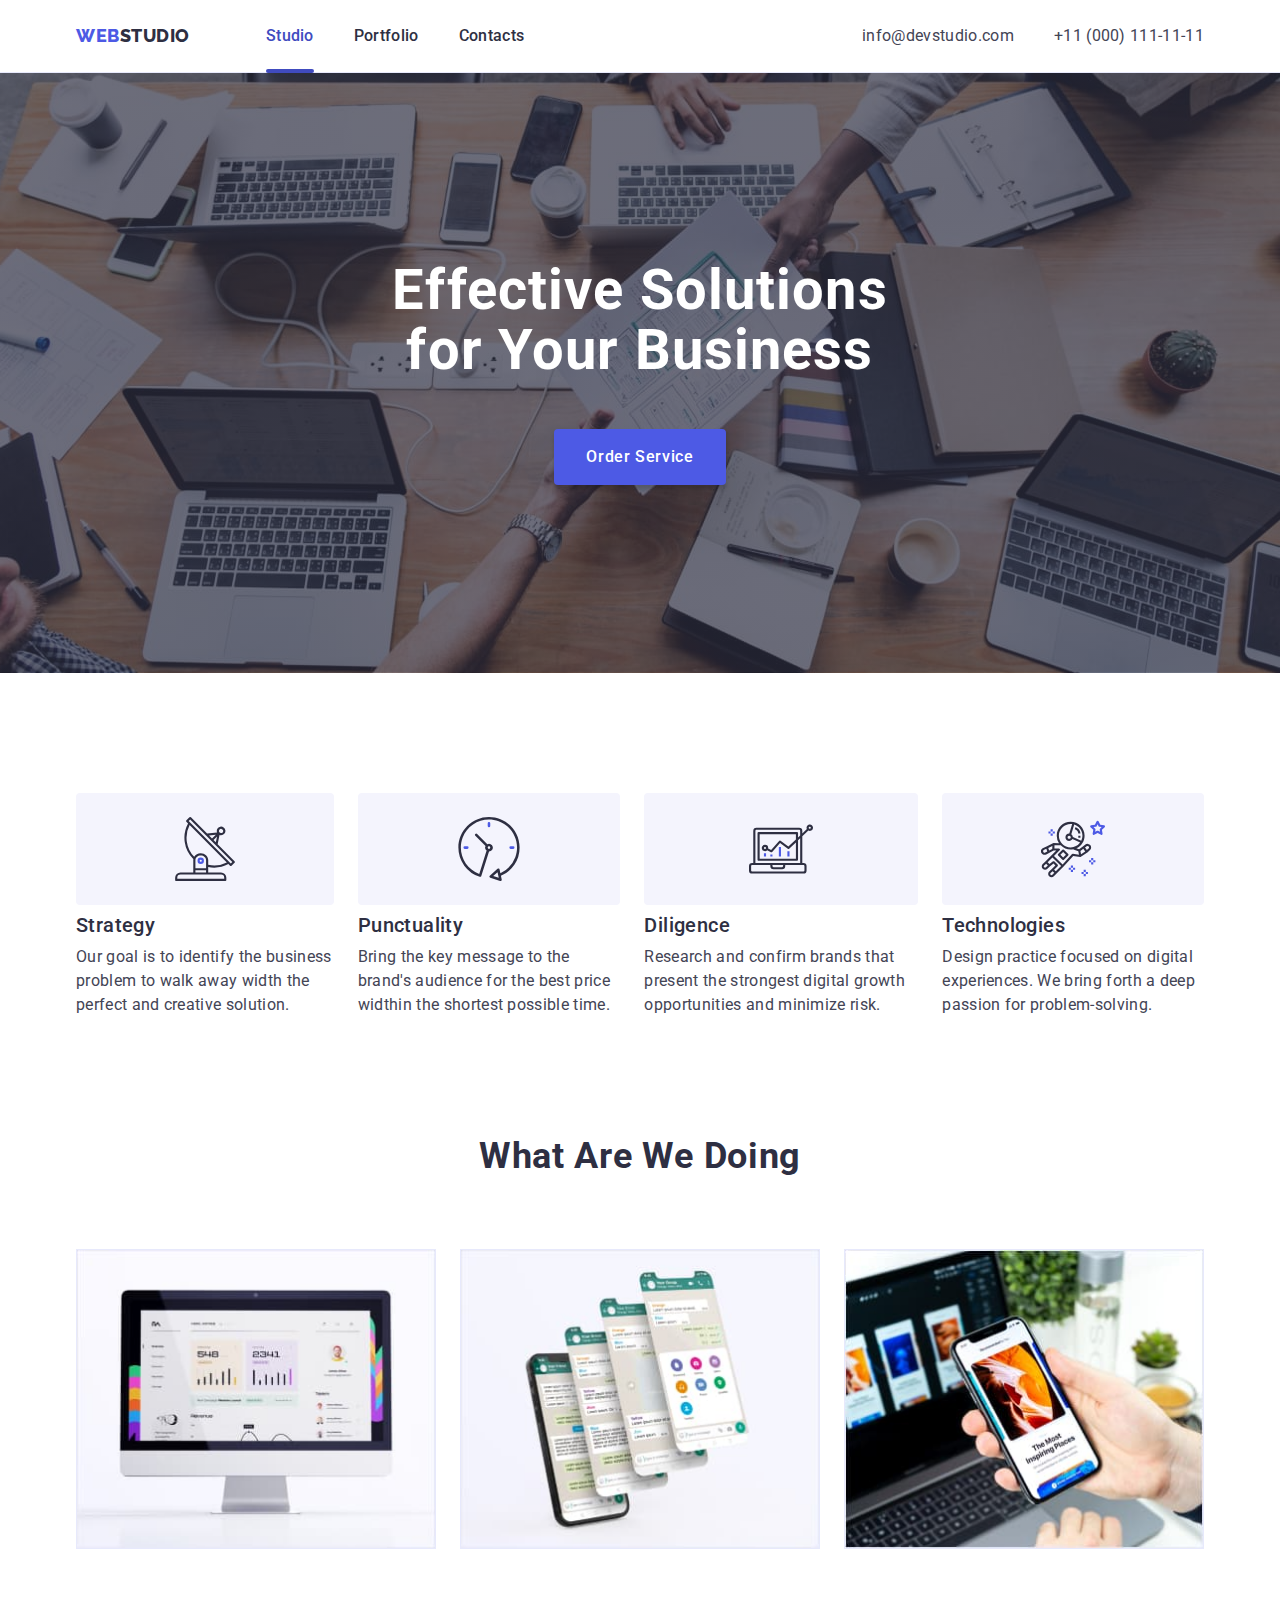
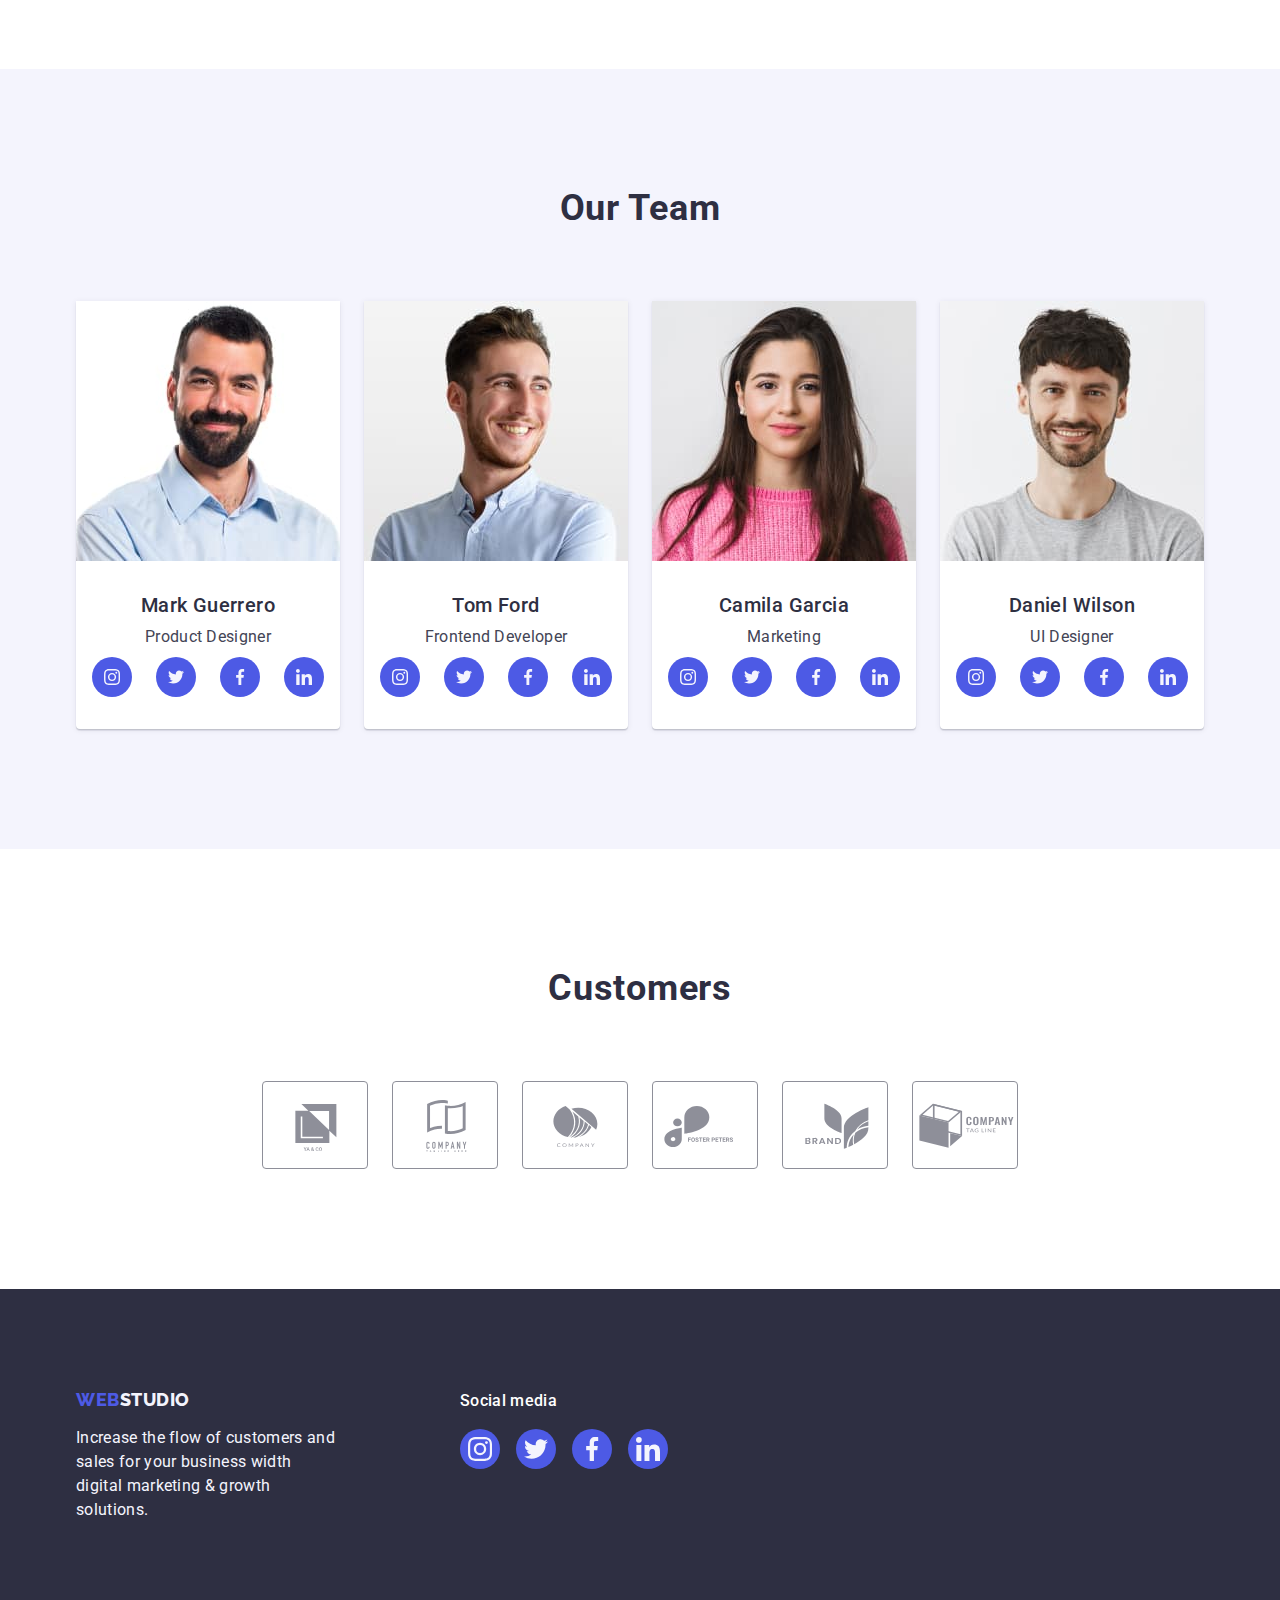
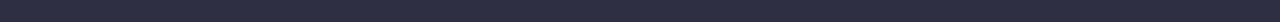
<file: index.html>
<!DOCTYPE html>
<html lang="en">
  <head>
    <meta charset="UTF-8" />
    <meta http-equiv="X-UA-Compatible" content="IE=edge" />
    <meta name="viewport" content="width=device-width, initial-scale=1.0" />
    <title>Web Studio</title>
    <!-- Links to fonts  -->
    <link rel="preconnect" href="https://fonts.googleapis.com" />
    <link rel="preconnect" href="https://fonts.gstatic.com" crossorigin />
    <link
      href="https://fonts.googleapis.com/css2?family=Raleway:wght@800&family=Roboto:wght@400;500;700&display=swap"
      rel="stylesheet"
    />
    <!-- Link to normalize  -->
    <link
      rel="stylesheet"
      href="https://cdn.jsdelivr.net/npm/modern-normalize@1.1.0/modern-normalize.min.css"
    />
    <!-- Link to css  -->
    <link rel="stylesheet" href="./css/styles.css" />
  </head>

  <body>
    <!-- Header  -->
    <header class="header">
      <div class="header-container container">
        <nav class="header-nav">
          <a class="logo header-logo link" href="./index.html"
            >Web<span class="logo-studio">Studio</span></a
          >
          <ul class="nav-list list">
            <li class="nav-list-item">
              <a class="nav-link link active" href="./index.html">Studio</a>
            </li>
            <li class="nav-list-item">
              <a class="nav-link link" href="./portfolio.html">Portfolio</a>
            </li>
            <li class="nav-list-item">
              <a class="nav-link link" href="">Contacts</a>
            </li>
          </ul>
        </nav>
        <address class="contacts">
          <ul class="contacts-list list">
            <li class="contact-item">
              <a class="contacts-item-link link" href="mailto:info@devstudio.com">
                info@devstudio.com
              </a>
            </li>
            <li class="contact-item">
              <a class="contacts-item-link link" href="tel:+110001111111">+11 (000) 111-11-11</a>
            </li>
          </ul>
        </address>
      </div>
    </header>
    <!-- Main  -->
    <main>
      <!-- Hero section  -->
      <section class="hero section">
        <div class="hero-container container">
          <h1 class="hero-title">Effective Solutions for Your Business</h1>
          <button class="btn-order" type="button" data-modal-open>Order Service</button>
        </div>
      </section>
      <!-- Features section -->
      <section class="features section">
        <div class="features-container container">
          <h2 class="visually-hidden">Features</h2>
          <ul class="features-list list">
            <li class="features-list-item">
              <div class="icon-container">
                <svg class="features-icon" width="64" height="64">
                  <use href="./images/icons.svg#antenna"></use>
                </svg>
              </div>
              <h3 class="features-list-title title">Strategy</h3>
              <p class="features-list-subtitle">
                Our goal is to identify the business problem to walk away width the perfect and
                creative solution.
              </p>
            </li>
            <li class="features-list-item">
              <div class="icon-container">
                <svg class="features-icon" width="64" height="64">
                  <use href="./images/icons.svg#clock"></use>
                </svg>
              </div>
              <h3 class="features-list-title title">Punctuality</h3>
              <p class="features-list-subtitle">
                Bring the key message to the brand's audience for the best price widthin the
                shortest possible time.
              </p>
            </li>
            <li class="features-list-item">
              <div class="icon-container">
                <svg class="features-icon" width="64" height="64">
                  <use href="./images/icons.svg#diagram"></use>
                </svg>
              </div>
              <h3 class="features-list-title title">Diligence</h3>
              <p class="features-list-subtitle">
                Research and confirm brands that present the strongest digital growth opportunities
                and minimize risk.
              </p>
            </li>
            <li class="features-list-item">
              <div class="icon-container">
                <svg class="features-icon" width="64" height="64">
                  <use href="./images/icons.svg#astronaut"></use>
                </svg>
              </div>
              <h3 class="features-list-title title">Technologies</h3>
              <p class="features-list-subtitle">
                Design practice focused on digital experiences. We bring forth a deep passion for
                problem-solving.
              </p>
            </li>
          </ul>
        </div>
      </section>
      <!-- What Are We Doing Section -->
      <section class="overview-section section">
        <div class="overview-container container">
          <h2 class="overview-title section-title">What are we doing</h2>
          <ul class="list-overview list">
            <li class="list-overview-item">
              <img
                class="list-overview-img"
                src="./images/what-are-we-doing/img-1.jpg"
                alt="Data Analytics"
                width="360"
                height="300"
              />
            </li>
            <li class="list-overview-item">
              <img
                class="list-overview-img"
                src="./images/what-are-we-doing/img-2.jpg"
                alt="Mobile Data"
                width="360"
                height="300"
              />
            </li>
            <li class="list-overview-item">
              <img
                class="list-overview-img"
                src="./images/what-are-we-doing/img-3.jpg"
                alt="PC image"
                width="360"
                height="300"
              />
            </li>
          </ul>
        </div>
      </section>
      <!-- Our Team section -->
      <section class="team-section section">
        <div class="team-container container">
          <h2 class="team-title section-title">Our Team</h2>
          <ul class="team-list list">
            <li class="team-list-item">
              <img
                class="team-img"
                src="./images/our-team/mark-guerrero.jpg"
                alt="Mark Guerrero"
                width="264"
                height="260"
              />
              <div class="team-item-container">
                <h3 class="employee-title title">Mark Guerrero</h3>
                <p class="employee-subtitle subtitle">Product Designer</p>
                <ul class="socials-list list">
                  <li class="socials-item">
                    <a
                      class="socials-link link"
                      href=""
                      target="_blank"
                      rel="noopener noreferrer"
                      aria-label="Instagram icon"
                    >
                      <svg class="socials-icon" width="16" height="16">
                        <use href="./images/icons.svg#instagram"></use>
                      </svg>
                    </a>
                  </li>
                  <li class="socials-item">
                    <a
                      class="socials-link link"
                      href=""
                      target="_blank"
                      rel="noopener noreferrer"
                      aria-label="Twitter icon"
                    >
                      <svg class="socials-icon" width="16" height="16">
                        <use href="./images/icons.svg#twitter"></use>
                      </svg>
                    </a>
                  </li>
                  <li class="socials-item">
                    <a
                      class="socials-link link"
                      href=""
                      target="_blank"
                      rel="noopener noreferrer"
                      aria-label="Facebook icon"
                    >
                      <svg class="socials-icon" width="16" height="16">
                        <use href="./images/icons.svg#facebook"></use>
                      </svg>
                    </a>
                  </li>
                  <li class="socials-item">
                    <a
                      class="socials-link link"
                      href=""
                      target="_blank"
                      rel="noopener noreferrer"
                      aria-label="Linkedin icon"
                    >
                      <svg class="socials-icon" width="16" height="16">
                        <use href="./images/icons.svg#linkedin"></use>
                      </svg>
                    </a>
                  </li>
                </ul>
              </div>
            </li>
            <li class="team-list-item">
              <img
                class="team-img"
                src="./images/our-team/tom-ford.jpg"
                alt="Tom Ford"
                width="264"
                height="260"
              />
              <div class="team-item-container">
                <h3 class="employee-title title">Tom Ford</h3>
                <p class="employee-subtitle subtitle">Frontend Developer</p>
                <ul class="socials-list list">
                  <li class="socials-item">
                    <a
                      class="socials-link link"
                      href=""
                      target="_blank"
                      rel="noopener noreferrer"
                      aria-label="Instagram icon"
                    >
                      <svg class="socials-icon" width="16" height="16">
                        <use href="./images/icons.svg#instagram"></use>
                      </svg>
                    </a>
                  </li>
                  <li class="socials-item">
                    <a
                      class="socials-link link"
                      href=""
                      target="_blank"
                      rel="noopener noreferrer"
                      aria-label="Twitter icon"
                    >
                      <svg class="socials-icon" width="16" height="16">
                        <use href="./images/icons.svg#twitter"></use>
                      </svg>
                    </a>
                  </li>
                  <li class="socials-item">
                    <a
                      class="socials-link link"
                      href=""
                      target="_blank"
                      rel="noopener noreferrer"
                      aria-label="Facebook icon"
                    >
                      <svg class="socials-icon" width="16" height="16">
                        <use href="./images/icons.svg#facebook"></use>
                      </svg>
                    </a>
                  </li>
                  <li class="socials-item">
                    <a
                      class="socials-link link"
                      href=""
                      target="_blank"
                      rel="noopener noreferrer"
                      aria-label="Linkedin icon"
                    >
                      <svg class="socials-icon" width="16" height="16">
                        <use href="./images/icons.svg#linkedin"></use>
                      </svg>
                    </a>
                  </li>
                </ul>
              </div>
            </li>
            <li class="team-list-item">
              <img
                class="team-img"
                src="./images/our-team/camila-garcia.jpg"
                alt="Camila Garcia"
                width="264"
                height="260"
              />
              <div class="team-item-container">
                <h3 class="employee-title title">Camila Garcia</h3>
                <p class="employee-subtitle subtitle">Marketing</p>
                <ul class="socials-list list">
                  <li class="socials-item">
                    <a
                      class="socials-link link"
                      href=""
                      target="_blank"
                      rel="noopener noreferrer"
                      aria-label="Instagram icon"
                    >
                      <svg class="socials-icon" width="16" height="16">
                        <use href="./images/icons.svg#instagram"></use>
                      </svg>
                    </a>
                  </li>
                  <li class="socials-item">
                    <a
                      class="socials-link link"
                      href=""
                      target="_blank"
                      rel="noopener noreferrer"
                      aria-label="Twitter icon"
                    >
                      <svg class="socials-icon" width="16" height="16">
                        <use href="./images/icons.svg#twitter"></use>
                      </svg>
                    </a>
                  </li>
                  <li class="socials-item">
                    <a
                      class="socials-link link"
                      href=""
                      target="_blank"
                      rel="noopener noreferrer"
                      aria-label="Facebook icon"
                    >
                      <svg class="socials-icon" width="16" height="16">
                        <use href="./images/icons.svg#facebook"></use>
                      </svg>
                    </a>
                  </li>
                  <li class="socials-item">
                    <a
                      class="socials-link link"
                      href=""
                      target="_blank"
                      rel="noopener noreferrer"
                      aria-label="Linkedin icon"
                    >
                      <svg class="socials-icon" width="16" height="16">
                        <use href="./images/icons.svg#linkedin"></use>
                      </svg>
                    </a>
                  </li>
                </ul>
              </div>
            </li>
            <li class="team-list-item">
              <img
                class="team-img"
                src="./images/our-team/daniel-wilson.jpg"
                alt="Daniel Wilson"
                width="264"
                height="260"
              />
              <div class="team-item-container">
                <h3 class="employee-title title">Daniel Wilson</h3>
                <p class="employee-subtitle subtitle">UI Designer</p>
                <ul class="socials-list list">
                  <li class="socials-item list">
                    <a
                      class="socials-link link"
                      href=""
                      target="_blank"
                      rel="noopener noreferrer"
                      aria-label="Instagram icon"
                    >
                      <svg class="socials-icon" width="16" height="16">
                        <use href="./images/icons.svg#instagram"></use>
                      </svg>
                    </a>
                  </li>
                  <li class="socials-item list">
                    <a
                      class="socials-link link"
                      href=""
                      target="_blank"
                      rel="noopener noreferrer"
                      aria-label="Twitter icon"
                    >
                      <svg class="socials-icon" width="16" height="16">
                        <use href="./images/icons.svg#twitter"></use>
                      </svg>
                    </a>
                  </li>
                  <li class="socials-item list">
                    <a
                      class="socials-link link"
                      href=""
                      target="_blank"
                      rel="noopener noreferrer"
                      aria-label="Facebook icon"
                    >
                      <svg class="socials-icon" width="16" height="16">
                        <use href="./images/icons.svg#facebook"></use>
                      </svg>
                    </a>
                  </li>
                  <li class="socials-item list">
                    <a
                      class="socials-link link"
                      href=""
                      target="_blank"
                      rel="noopener noreferrer"
                      aria-label="Linkedin icon"
                    >
                      <svg class="socials-icon" width="16" height="16">
                        <use href="./images/icons.svg#linkedin"></use>
                      </svg>
                    </a>
                  </li>
                </ul>
              </div>
            </li>
          </ul>
        </div>
      </section>
      <!-- Customers Section -->
      <section class="customers-section section">
        <div class="customers-container container">
          <h2 class="customers-title section-title">Customers</h2>
          <ul class="customers-list list">
            <li class="customers-list-item">
              <a
                class="customers-list-link link"
                href=""
                target="_blank"
                rel="noopener noreferrer"
                aria-label="Instagram icon"
              >
                <svg class="customers-icon" width="104" height="56">
                  <use href="./images/icons.svg#logo-1"></use>
                </svg>
              </a>
            </li>

            <li class="customers-list-item">
              <a
                class="customers-list-link link"
                href=""
                target="_blank"
                rel="noopener noreferrer"
                aria-label="Instagram icon"
              >
                <svg class="customers-icon" width="104" height="56">
                  <use href="./images/icons.svg#logo-2"></use>
                </svg>
              </a>
            </li>

            <li class="customers-list-item">
              <a
                class="customers-list-link link"
                href=""
                target="_blank"
                rel="noopener noreferrer"
                aria-label="Instagram icon"
              >
                <svg class="customers-icon" width="104" height="56">
                  <use href="./images/icons.svg#logo-3"></use>
                </svg>
              </a>
            </li>

            <li class="customers-list-item">
              <a
                class="customers-list-link link"
                href=""
                target="_blank"
                rel="noopener noreferrer"
                aria-label="Instagram icon"
              >
                <svg class="customers-icon" width="104" height="56">
                  <use href="./images/icons.svg#logo-4"></use>
                </svg>
              </a>
            </li>

            <li class="customers-list-item">
              <a
                class="customers-list-link link"
                href=""
                target="_blank"
                rel="noopener noreferrer"
                aria-label="Instagram icon"
              >
                <svg class="customers-icon" width="104" height="56">
                  <use href="./images/icons.svg#logo-5"></use>
                </svg>
              </a>
            </li>

            <li class="customers-list-item">
              <a
                class="customers-list-link link"
                href=""
                target="_blank"
                rel="noopener noreferrer"
                aria-label="Instagram icon"
              >
                <svg class="customers-icon" width="104" height="56">
                  <use href="./images/icons.svg#logo-6"></use>
                </svg>
              </a>
            </li>
          </ul>
        </div>
      </section>
    </main>
    <!-- Footer section  -->
    <footer class="footer">
      <!-- Logo Section -->
      <div class="footer-container container">
        <div class="footer-thumb footer-thumb-position">
          <a class="logo logo-footer link" href="./index.html"
            >Web<span class="studio-footer">Studio</span></a
          >
          <p class="footer-subtitle subtitle">
            Increase the flow of customers and sales for your business width digital marketing &
            growth solutions.
          </p>
        </div>
        <!-- Social Media Section -->
        <div class="social-media-container">
          <p class="social-media-title">Social media</p>
          <ul class="socials-footer-list list">
            <li class="socials-footer-item item">
              <a
                class="socials-footer-link link"
                href=""
                target="_blank"
                rel="noopener noreferrer"
                aria-label="Instagram icon"
              >
                <svg class="socials-footer-icon" width="24" height="24">
                  <use href="./images/icons.svg#instagram"></use>
                </svg>
              </a>
            </li>

            <li class="socials-footer-item item">
              <a
                class="socials-footer-link link"
                href=""
                target="_blank"
                rel="noopener noreferrer"
                aria-label="Twitter icon"
              >
                <svg class="socials-footer-icon" width="24" height="24">
                  <use href="./images/icons.svg#twitter"></use>
                </svg>
              </a>
            </li>

            <li class="socials-footer-item item">
              <a
                class="socials-footer-link link"
                href=""
                target="_blank"
                rel="noopener noreferrer"
                aria-label="Facebook icon"
              >
                <svg class="socials-footer-icon" width="24" height="24">
                  <use href="./images/icons.svg#facebook"></use>
                </svg>
              </a>
            </li>

            <li class="socials-footer-item item">
              <a
                class="socials-footer-link link"
                href=""
                target="_blank"
                rel="noopener noreferrer"
                aria-label="Linkedin icon"
              >
                <svg class="socials-footer-icon" width="24" height="24">
                  <use href="./images/icons.svg#linkedin"></use>
                </svg>
              </a>
            </li>
          </ul>
        </div>
      </div>
    </footer>
    <!-- Modal Window -->
    <div class="backdrop is-hidden" data-modal>
      <div class="modal">
        <button class="modal-close-btn" type="button" data-modal-close>
          <svg class="modal-close-icon" width="8" height="8">
            <use href="./images/icons.svg#close-cross"></use>
          </svg>
        </button>
      </div>
    </div>
    <script src="./js/modal.js"></script>
  </body>
</html>
</file>
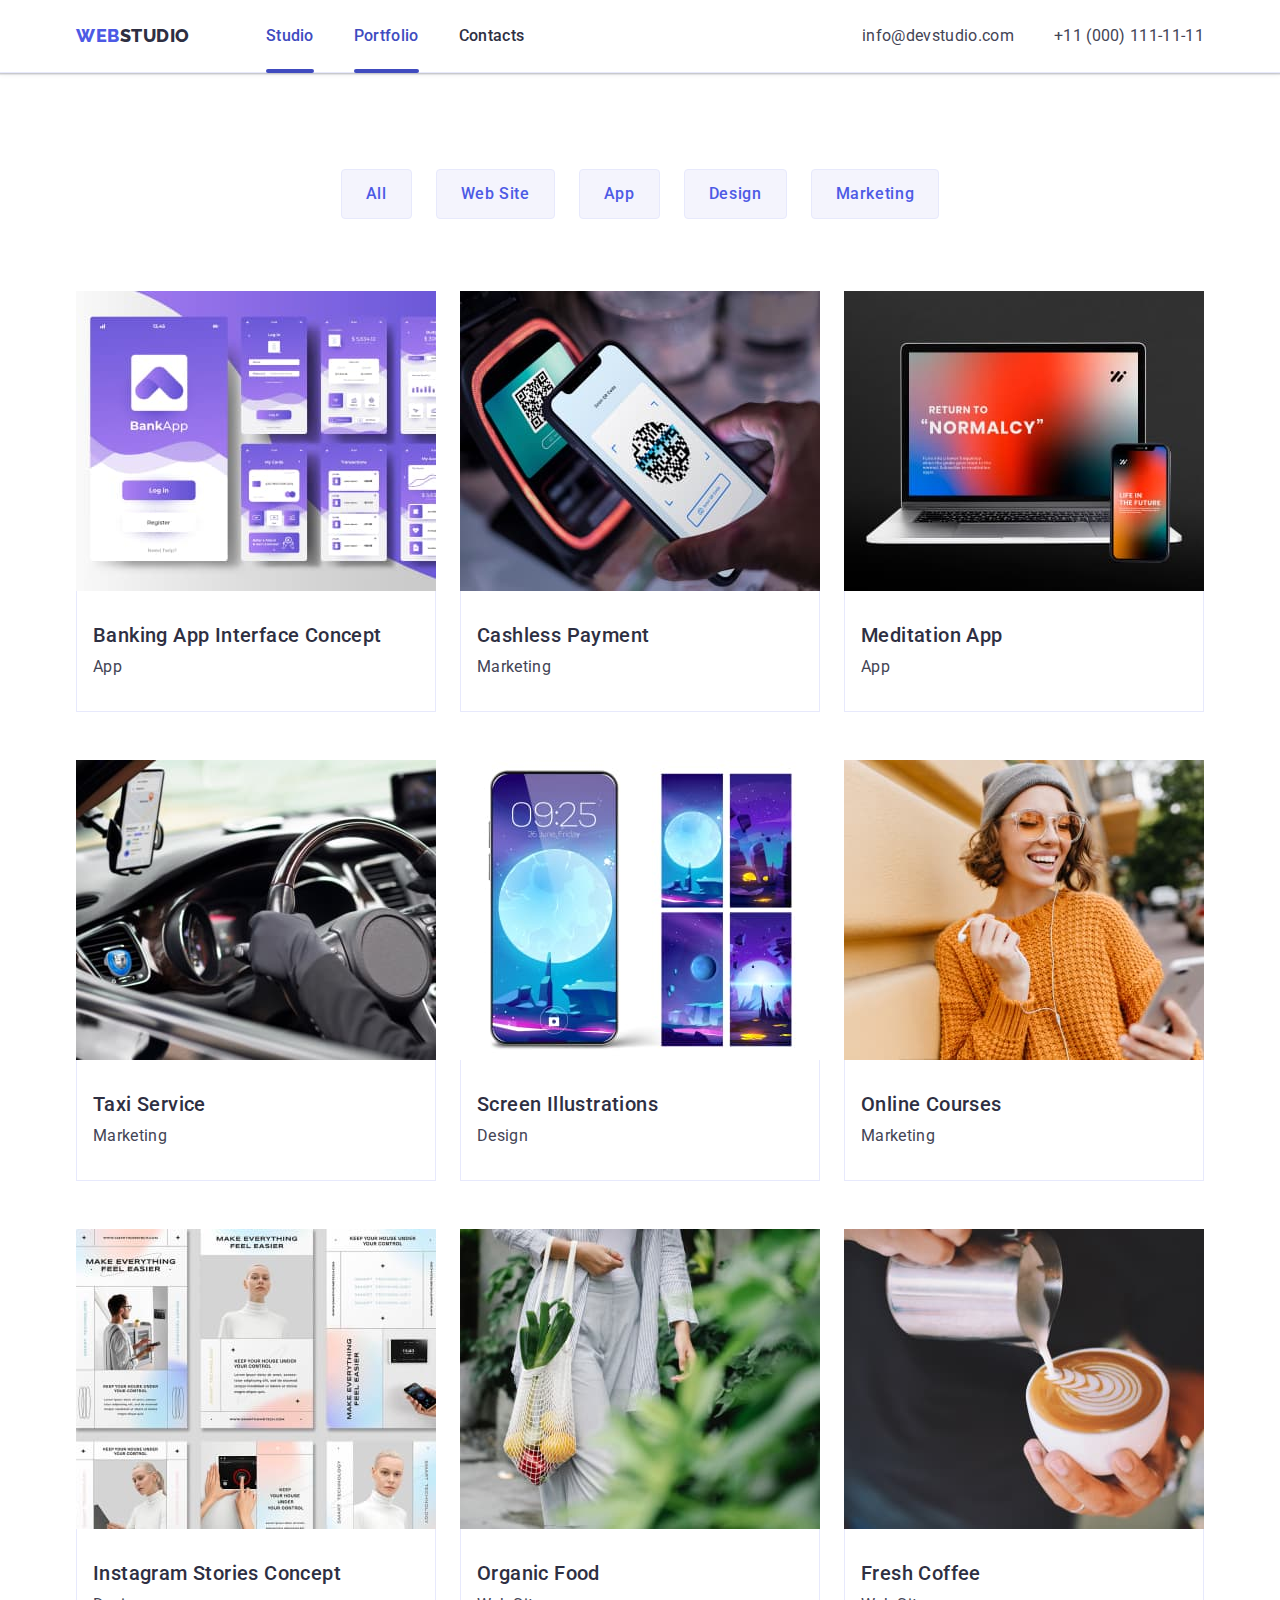
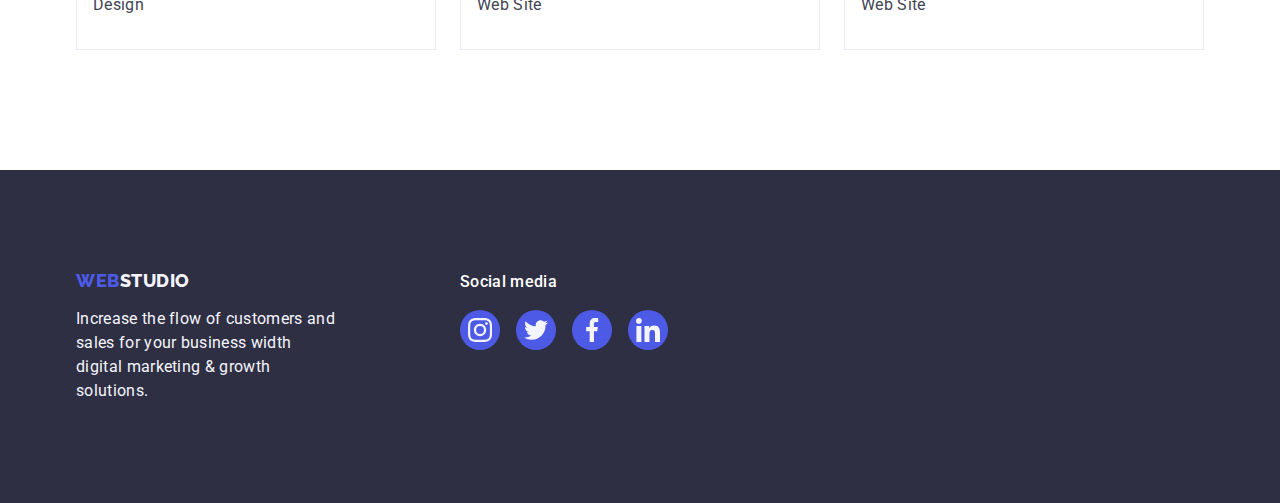
<file: portfolio.html>
<!DOCTYPE html>
<html lang="en">
  <head>
    <meta charset="UTF-8" />
    <meta http-equiv="X-UA-Compatible" content="IE=edge" />
    <meta name="viewport" content="width=device-width, initial-scale=1.0" />
    <title>Portfolio</title>
    <!-- Link to fonts  -->
    <link rel="preconnect" href="https://fonts.googleapis.com" />
    <link rel="preconnect" href="https://fonts.gstatic.com" crossorigin />
    <link
      href="https://fonts.googleapis.com/css2?family=Raleway:wght@800&family=Roboto:wght@400;500;700&display=swap"
      rel="stylesheet"
    />
    <!-- Link to normalize  -->
    <link
      rel="stylesheet"
      href="https://cdn.jsdelivr.net/npm/modern-normalize@1.1.0/modern-normalize.min.css"
    />
    <!-- Link to css  -->
    <link rel="stylesheet" href="./css/styles.css" />
  </head>

  <body>
    <!-- Header  -->
    <header class="header">
      <div class="header-container container">
        <nav class="header-nav">
          <a class="logo header-logo link" href="./index.html"
            >Web<span class="logo-studio">Studio</span></a
          >
          <ul class="nav-list list">
            <li class="nav-list-item">
              <a class="nav-link link active" href="./index.html">Studio</a>
            </li>
            <li class="nav-list-item">
              <a class="nav-link link active" href="./portfolio.html">Portfolio</a>
            </li>
            <li class="nav-list-item">
              <a class="nav-link link" href="">Contacts</a>
            </li>
          </ul>
        </nav>
        <address class="contacts">
          <ul class="contacts-list list">
            <li class="contacts-item">
              <a class="contacts-item-link link" href="mailto:info@devstudio.com"
                >info@devstudio.com</a
              >
            </li>
            <li class="contacts-item">
              <a class="contacts-item-link link" href="tel:+110001111111">+11 (000) 111-11-11</a>
            </li>
          </ul>
        </address>
      </div>
    </header>
    <!-- Main  -->
    <main>
      <!-- Filter Section -->
      <section class="portfolio-section section">
        <div class="portfolio-section-container container">
          <h1 class="visually-hidden">Our works section</h1>
          <ul class="portfolio-btn-list list">
            <li class="portfolio-btn-item">
              <button type="button" class="btn-filter">All</button>
            </li>
            <li class="portfolio-btn-item">
              <button type="button" class="btn-filter">Web Site</button>
            </li>
            <li class="portfolio-btn-item">
              <button type="button" class="btn-filter">App</button>
            </li>
            <li class="portfolio-btn-item">
              <button type="button" class="btn-filter">Design</button>
            </li>
            <li class="portfolio-btn-item">
              <button type="button" class="btn-filter">Marketing</button>
            </li>
          </ul>
          <!-- Projects Section -->
          <ul class="projects-list list">
            <li class="projects-list-item">
              <a class="projects-link link" href="">
                <div class="team-thumb">
                  <img
                    class="projects-img"
                    src="./images/images-portfolio/project-cards/img-1.jpg"
                    alt="Banking App Interface Concept"
                    width="360"
                    height="300"
                  />
                    <p class="overlay"
                      >14 Stylish and User-Friendly App Design Concepts · Task Manager App · Calorie
                      Tracker App · Exotic Fruit Ecommerce App · Cloud Storage App</p
                    >
                </div>

                <div class="projects-card">
                  <h2 class="project-title title">Banking App Interface Concept</h2>
                  <p class="project-subtitle">App</p>
                </div>
              </a>
            </li>
            <li class="projects-list-item">
              <a class="projects-link link" href="">
                <div class="team-thumb">
                  <img
                    class="projects-img"
                    src="./images/images-portfolio/project-cards/img-2.jpg"
                    alt="Cashless Payment"
                    width="360"
                    height="300"
                  />
                    <p class="overlay"
                      >14 Stylish and User-Friendly App Design Concepts · Task Manager App · Calorie
                      Tracker App · Exotic Fruit Ecommerce App · Cloud Storage App
                    </p>
                </div>

                <div class="projects-card">
                  <h2 class="project-title title">Cashless Payment</h2>
                  <p class="project-subtitle">Marketing</p>
                </div>
              </a>
            </li>
            <li class="projects-list-item">
              <a class="projects-link link" href="">
                <div class="team-thumb">
                  <img
                    class="projects-img"
                    src="./images/images-portfolio/project-cards/img-3.jpg"
                    alt="Meditation App"
                    width="360"
                    height="300"
                  />
                    <p class="overlay"
                      >14 Stylish and User-Friendly App Design Concepts · Task Manager App · Calorie
                      Tracker App · Exotic Fruit Ecommerce App · Cloud Storage App
                    </p>
                </div>
                <div class="projects-card">
                  <h2 class="project-title title">Meditation App</h2>
                  <p class="project-subtitle">App</p>
                </div>
              </a>
            </li>
            <li class="projects-list-item">
              <a class="projects-link link" href="">
                <div class="team-thumb">
                  <img
                    class="projects-img"
                    src="./images/images-portfolio/project-cards/img-4.jpg"
                    alt="Taxi Service"
                    width="360"
                    height="300"
                  />
                    <p class="overlay"
                      >14 Stylish and User-Friendly App Design Concepts · Task Manager App · Calorie
                      Tracker App · Exotic Fruit Ecommerce App · Cloud Storage App
                    </p>
                </div>
                <div class="projects-card">
                  <h2 class="project-title title">Taxi Service</h2>
                  <p class="project-subtitle">Marketing</p>
                </div>
              </a>
            </li>
            <li class="projects-list-item">
              <a class="projects-link link" href="">
                <div class="team-thumb">
                  <img
                    class="projects-img"
                    src="./images/images-portfolio/project-cards/img-5.jpg"
                    alt="Screen Illustrations"
                    width="360"
                    height="300"
                  />
                    <p class="overlay"
                      >14 Stylish and User-Friendly App Design Concepts · Task Manager App · Calorie
                      Tracker App · Exotic Fruit Ecommerce App · Cloud Storage App
                    </p>
                </div>
                <div class="projects-card">
                  <h2 class="project-title title">Screen Illustrations</h2>
                  <p class="project-subtitle">Design</p>
                </div>
              </a>
            </li>
            <li class="projects-list-item">
              <a class="projects-link link" href="">
                <div class="team-thumb">
                  <img
                    class="projects-img"
                    src="./images/images-portfolio/project-cards/img-6.jpg"
                    alt="Online Courses"
                    width="360"
                    height="300"
                  />
                    <p class="overlay"
                      >14 Stylish and User-Friendly App Design Concepts · Task Manager App · Calorie
                      Tracker App · Exotic Fruit Ecommerce App · Cloud Storage App
                    </p>
                </div>
                <div class="projects-card">
                  <h2 class="project-title title">Online Courses</h2>
                  <p class="project-subtitle">Marketing</p>
                </div>
              </a>
            </li>
            <li class="projects-list-item">
              <a class="projects-link link" href="">
                <div class="team-thumb">
                  <img
                    class="projects-img"
                    src="./images/images-portfolio/project-cards/img-7.jpg"
                    alt="Instagram Stories Concept"
                    width="360"
                    height="300"
                  />
                    <p class="overlay"
                      >14 Stylish and User-Friendly App Design Concepts · Task Manager App · Calorie
                      Tracker App · Exotic Fruit Ecommerce App · Cloud Storage App
                    </p>
                </div>
                <div class="projects-card">
                  <h2 class="project-title title">Instagram Stories Concept</h2>
                  <p class="project-subtitle">Design</p>
                </div>
              </a>
            </li>
            <li class="projects-list-item">
              <a class="projects-link link" href="">
                <div class="team-thumb">
                  <img
                    class="projects-img"
                    src="./images/images-portfolio/project-cards/img-8.jpg"
                    alt="Organic Food"
                    width="360"
                    height="300"
                  />
                    <p class="overlay"
                      >14 Stylish and User-Friendly App Design Concepts · Task Manager App · Calorie
                      Tracker App · Exotic Fruit Ecommerce App · Cloud Storage App
                    </p>
                </div>
                <div class="projects-card">
                  <h2 class="project-title title">Organic Food</h2>
                  <p class="project-subtitle">Web Site</p>
                </div>
              </a>
            </li>
            <li class="projects-list-item">
              <a class="projects-link link" href="">
                <div class="team-thumb">
                  <img
                    class="projects-img"
                    src="./images/images-portfolio/project-cards/img-9.jpg"
                    alt="Fresh Coffee"
                    width="360"
                    height="300"
                  />
                    <p class="overlay"
                      >14 Stylish and User-Friendly App Design Concepts · Task Manager App · Calorie
                      Tracker App · Exotic Fruit Ecommerce App · Cloud Storage App
                    </p>
                </div>
                <div class="projects-card">
                  <h2 class="project-title title">Fresh Coffee</h2>
                  <p class="project-subtitle">Web Site</p>
                </div>
              </a>
            </li>
          </ul>
        </div>
      </section>
    </main>
    <!-- Footer section  -->
    <footer class="footer">
      <!-- Logo Section -->
      <div class="footer-container container">
        <div class="footer-thumb footer-thumb-position">
          <a class="logo logo-footer link" href="./index.html"
            >Web<span class="studio-footer">Studio</span></a
          >
          <p class="footer-subtitle subtitle">
            Increase the flow of customers and sales for your business width digital marketing &
            growth solutions.
          </p>
        </div>
        <!-- Social Media Section -->
        <div class="social-media-container">
          <p class="social-media-title">Social media</p>
          <ul class="socials-footer-list list">
            <li class="socials-footer-item item">
              <a
                class="socials-footer-link link"
                href=""
                target="_blank"
                rel="noopener noreferrer"
                aria-label="Instagram icon"
              >
                <svg class="socials-footer-icon" width="24" height="24">
                  <use href="./images/icons.svg#instagram"></use>
                </svg>
              </a>
            </li>

            <li class="socials-footer-item item">
              <a
                class="socials-footer-link link"
                href=""
                target="_blank"
                rel="noopener noreferrer"
                aria-label="Twitter icon"
              >
                <svg class="socials-footer-icon" width="24" height="24">
                  <use href="./images/icons.svg#twitter"></use>
                </svg>
              </a>
            </li>

            <li class="socials-footer-item item">
              <a
                class="socials-footer-link link"
                href=""
                target="_blank"
                rel="noopener noreferrer"
                aria-label="Facebook icon"
              >
                <svg class="socials-footer-icon" width="24" height="24">
                  <use href="./images/icons.svg#facebook"></use>
                </svg>
              </a>
            </li>

            <li class="socials-footer-item item">
              <a
                class="socials-footer-link link"
                href=""
                target="_blank"
                rel="noopener noreferrer"
                aria-label="Linkedin icon"
              >
                <svg class="socials-footer-icon" width="24" height="24">
                  <use href="./images/icons.svg#linkedin"></use>
                </svg>
              </a>
            </li>
          </ul>
        </div>
      </div>
    </footer>
  </body>
</html>
</file>
<file: css/styles.css>
/*
  |========================
  | Basic settings 
  |========================
*/

:root {
  /* Colors */
  --primary-brand: #4d5ae5; /*Iris clr*/ /*CTAs focused/active states, links*/
  --pressed-state: #404bbf; /*Ocean clr*/ /*CTAs*/
  --grey-bg: #2e2f42; /*Navy Blue clr*/ /*overlays, shadows, headings*/ /*Hero image background*/
  --valid-clr: #31d0aa; /*Green clr*/ /*Valid fields, Success messages*/
  --text-clr: #434455;
  --color-light-slate: #8e8f99; /*Helper text, Deemphasized text*/
  --color-cornflower: #e7e9fc; /*Accent color, Hairlines, Subtle backgrounds*/
  --color-cloud: #f4f4fd; /*Light mode backgrounds, Light mode Dialogs/alerts*/
  /* Fonts */
  --primary-font: 'Roboto', sans-serif;
  --secondary-font: 'Raleway', sans-serif;
  /* Backgrounds */
  --white-bg: #ffffff; /*White*/ /*Header, team card background*/
  --dairy-bg: #fcfcfc; /*Dairy*/ /*Modal background*/
  /* Shadow */
  --header-shadow: 0px 2px 1px rgba(46, 47, 66, 0.08), 0px 1px 1px rgba(46, 47, 66, 0.16),
    0px 1px 6px rgba(46, 47, 66, 0.08);
  --btn-order-shadow: 0px 4px 4px rgba(0, 0, 0, 0.15);
  --team-card-shadow: 0px 1px 6px rgba(46, 47, 66, 0.08), 0px 1px 1px rgba(46, 47, 66, 0.16),
    0px 2px 1px rgba(46, 47, 66, 0.08);
  --filter-shadow: 0px 3px 1px rgba(0, 0, 0, 0.1), 0px 2px 1px rgba(0, 0, 0, 0.08),
    0px 2px 2px rgba(0, 0, 0, 0.12);
  --project-shadow: 0px 1px 6px rgba(46, 47, 66, 0.08), 0px 1px 1px rgba(46, 47, 66, 0.16),
    0px 2px 1px rgba(46, 47, 66, 0.08);
  --bg-gradient: rgba(46, 47, 66, 0.7);
  /* Other */
  --header-idx: 10;
  --mdl-idx: 100;
  --anim-main: 250ms cubic-bezier(0.4, 0, 0.2, 1);
}

/* Reset */
h1,
h2,
h3,
h4,
h5,
h6,
p,
ul {
  margin: 0;
  padding: 0;
}

.list {
  list-style: none;
}

.link {
  text-decoration: none;
}

.visually-hidden {
  position: absolute;
  width: 1px;
  height: 1px;
  margin: -1px;
  border: 0;
  padding: 0;
  white-space: nowrap;
  clip-path: inset(100%);
  clip: rect(0 0 0 0);
  overflow: hidden;
}

.title {
  font-weight: 500;
  font-size: 20px;
  line-height: 1.2;
  letter-spacing: 0.02em;
  color: var(--grey-bg);
}

.section-title {
  margin-bottom: 72px;
  font-size: 36px;
  line-height: 1.11;
  letter-spacing: 0.02em;
  text-align: center;
  text-transform: capitalize;
  color: var(--grey-bg);
}

body {
  font-family: var(--primary-font);
  font-weight: 400;
  font-size: 16px;
  line-height: 1.5;
  letter-spacing: 0.02em;
  color: var(--text-clr);
  background-color: var(--white-bg);
}

.container {
  max-width: 1158px;
  padding-left: 15px;
  padding-right: 15px;
  margin: 0 auto;
}

.section {
  padding-top: 120px;
  padding-bottom: 120px;
}

.features-list,
.list-overview,
.team-list,
.socials-list,
.portfolio-btn-list,
.customers-list {
  display: flex;
  gap: 24px;
  justify-content: center;
  align-items: center;
}

.contacts-list,
.nav-list {
  display: flex;
  gap: 40px;
}

.list-overview-img,
.team-img,
.projects-img {
  display: block;
  max-width: 100%;
  height: auto;
}

/**
  |============================
  | Header Section
  |============================
*/

.header {
  z-index: var(--header-idx);
  /* position: fixed;
  width: 100%;
  top: 0; */
  border-bottom: 1px solid var(--color-cornflower);
  box-shadow: var(--header-shadow);
}

.header-container,
.header-nav {
  display: flex;
  align-items: center;
}

.logo {
  font-family: var(--secondary-font);
  font-weight: 800;
  font-size: 18px;
  line-height: 1.17;
  letter-spacing: 0.03em;
  text-transform: uppercase;
  color: var(--primary-brand);
}

.header-logo {
  margin-right: 76px;
}

.logo-studio {
  color: var(--grey-bg);
}

.nav-list-item {
}

.nav-link {
  position: relative;
  display: block;
  padding: 24px 0;
  font-weight: 500;
  color: var(--grey-bg);
  transition-property: color;
  transition-duration: 250ms;
  transition-timing-function: cubic-bezier(0.4, 0, 0.2, 1);
  /* transition: color var(--anim-main); */
}

.nav-link::after {
  content: '';
  display: block;
  position: absolute;
  bottom: -1px;
  left: 0;
  width: 100%;
  height: 4px;
  /* margin-top: 20px; */
  border-radius: 2px;
}

.nav-link.active {
  color: var(--pressed-state);
}

.nav-link.active::after {
  background-color: var(--pressed-state);
}

.contacts {
  margin-left: auto;

  font-style: normal;
}
.contacts-item-link {
  display: block;
  padding: 24px 0;
  color: inherit;

  transition-property: color;
  transition-duration: 250ms;
  transition-timing-function: cubic-bezier(0.4, 0, 0.2, 1);
  /* transition: color var(--anim-main); */
}
.nav-link:hover,
.nav-link:focus,
.contacts-item-link:hover,
.contacts-item-link:focus {
  color: var(--pressed-state);
}

/**
  |============================
  | Hero Section
  |============================
*/

.hero {
  background-color: var(--grey-bg);
  max-width: 1440px;
  margin-left: auto;
  margin-right: auto;
  background-image: linear-gradient(var(--bg-gradient), var(--bg-gradient)),
    url('../images/hero-section/people-office.jpg');
  background-repeat: no-repeat;
  background-position: center;
  background-size: cover;
}

.hero-title {
  text-align: center;
  margin-right: auto;
  margin-left: auto;
  margin-bottom: 48px;
  max-width: 496px;
  font-size: 56px;
  line-height: 1.07;
  letter-spacing: 0.02em;
  color: var(--white-bg);
}

.btn-order {
  display: block;
  min-width: 169px;
  margin-left: auto;
  margin-right: auto;
  padding: 16px 32px;
  box-shadow: var(--btn-order-shadow);
  border-radius: 4px;
  border: none;
  font-family: inherit;
  font-weight: 500;
  font-size: 16px;
  line-height: 1.5;
  letter-spacing: 0.04em;
  cursor: pointer;
  color: var(--white-bg);
  background-color: var(--primary-brand);

  transition-property: background-color;
  transition-duration: 250ms;
  transition-timing-function: cubic-bezier(0.4, 0, 0.2, 1);
  /* transition: background-color var(--anim-main); */
}

.btn-order:hover,
.btn-order:focus {
  background-color: var(--pressed-state);
  border: none;
}

.hero.section {
  padding-top: 188px;
  padding-bottom: 188px;
}

/**
  |============================
  | Features Section
  |============================
*/

.features-list-item {
  width: calc((100%-72px) / 4);
}
.icon-container {
  display: flex;
  justify-content: center;
  align-items: center;
  height: 112px;
  margin-bottom: 8px;
  background: var(--color-cloud);
  border-radius: 4px;
}

.features-icon {
  object-fit: cover;
}
.features-list-title {
  margin-bottom: 8px;
}

/**
  |============================
  | Team Section
  |============================
*/

.overview-section.section {
  padding-top: 0;
}
.list-overview-item {
  width: calc((100%-48px) / 3);
  border: 1px solid var(--color-cornflower);
}

/**
  |============================
  | Team Section
  |============================
*/

.team-section {
  background-color: var(--color-cloud);
}
.team-list-item {
  width: calc((100%-72px) / 4);
  box-shadow: var(--team-card-shadow);
  border-radius: 0px 0px 4px 4px;
  background-color: var(--white-bg);
}
.team-item-container {
  padding: 32px 0;
  text-align: center;
  border-radius: 0px 0px 4px 4px;
}
.employee-title,
.employee-subtitle {
  margin-bottom: 8px;
}
.socials-item {
  width: 40px;
  height: 40px;
}
.socials-link {
  display: flex;
  justify-content: center;
  align-items: center;
  height: 100%;
  width: 100%;
  background-color: var(--primary-brand);
  color: var(--color-cloud);
  border-radius: 50%;

  transition-property: background-color;
  transition-duration: 250ms;
  transition-timing-function: cubic-bezier(0.4, 0, 0.2, 1);
  /* transition: background-color var(--anim-main); */
}
.socials-link:hover,
.socials-link:focus {
  background-color: var(--pressed-state);
}
.socials-icon {
  fill: currentColor;
  object-fit: cover;
}

/**
  |============================
  | Customers
  |============================
*/

.customers-title {
  line-height: 1.1;
}
.customers-list-item {
  width: calc((100%-24px * 5) / 6);
  height: 88px;
}
.customers-list-link {
  display: flex;
  justify-content: center;
  align-items: center;
  height: 100%;
  width: 100%;
  color: var(--color-light-slate);
  border: 1px solid var(--color-light-slate);
  border-radius: 4px;
  transition-property: border-color, color;
  transition-duration: 250ms, 250ms;
  transition-timing-function: cubic-bezier(0.4, 0, 0.2, 1), cubic-bezier(0.4, 0, 0.2, 1);
  /* transition: border-color var(--anim-main), color var(--anim-main); */
}

.customers-list-link:hover,
.customers-list-link:focus {
  color: var(--pressed-state);
  border-color: var(--pressed-state);
}

.customers-icon {
  fill: currentColor;
  object-fit: cover;
}

/**
  |============================
  | Footer Section
  |============================
*/

.footer {
  padding-top: 100px;
  padding-bottom: 100px;
  background-color: var(--grey-bg);
  color: var(--color-cloud);
}

.footer-container {
  display: flex;
  align-items: baseline;
}

.studio-footer {
  color: var(--color-cloud);
}

.logo-footer {
  display: inline-block;
  margin-bottom: 16px;
}

.footer-subtitle {
  max-width: 264px;
}

.footer-thumb-position {
  margin-right: 120px;
}

.social-media-title {
  margin-bottom: 16px;
  font-weight: 500;
  font-size: 16px;
  line-height: 1.5;
  letter-spacing: 0.02em;
  color: var(--white-bg);
}

.socials-footer-list {
  display: flex;
  gap: 16px;
}
.socials-footer-item {
  width: 40px;
  height: 40px;
}
.socials-footer-link {
  display: flex;
  justify-content: center;
  align-items: center;
  height: 100%;
  width: 100%;
  background-color: var(--primary-brand);
  color: var(--color-cloud);
  border-radius: 50%;

  transition-property: background-color;
  transition-duration: 250ms;
  transition-timing-function: cubic-bezier(0.4, 0, 0.2, 1);
  /* transition: background-color var(--anim-main); */
}
.socials-footer-link:hover,
.socials-footer-link:focus {
  background-color: var(--valid-clr);
}
.socials-footer-icon {
  fill: currentColor;
  object-fit: cover;
}

/**
  |============================
  | Portfolio Page
  |============================
*/

.portfolio-section.section {
  padding-top: 96px;
}

/**
  |============================
  | Filter Section (Portfolio Page)
  |============================
*/

.btn-filter {
  padding: 12px 24px;
  font-family: inherit;
  font-weight: 500;
  font-size: 16px;
  line-height: 1.5;
  letter-spacing: 0.04em;
  cursor: pointer;
  color: var(--primary-brand);
  background: var(--color-cloud);
  border: 1px solid var(--color-cornflower);
  border-radius: 4px;

  transition-property: color, background-color, border-color, box-shadow;
  transition-duration: 250ms;
  transition-timing-function: cubic-bezier(0.4, 0, 0.2, 1);
  /* transition: color var(--anim-main), background-color var(--anim-main), border-color var(--anim-main), box-shadow var(--anim-main); */
}

.btn-filter:hover,
.btn-filter:focus {
  color: var(--white-bg);
  background-color: var(--pressed-state);
  border: 1px solid transparent;
  box-shadow: var(--filter-shadow);
}

.portfolio-btn-list {
  margin-bottom: 72px;
  justify-content: center;
}

/**
  |============================
  | Projects Section (Portfolio Page)
  |============================
*/

.projects-list {
  display: flex;
  flex-wrap: wrap;
  column-gap: 24px;
  row-gap: 48px;
}
.projects-list-item {
  max-width: calc((100%-48px) / 3);
}

.projects-list-item:hover {
}

.projects-link {
  display: block;
  transition-property: box-shadow;
  transition-duration: 250ms;
  transition-timing-function: cubic-bezier(0.4, 0, 0.2, 1);
  /* transition: box-shadow var(--anim-main); */
}

.projects-link:hover,
.projects-link:focus {
  box-shadow: var(--project-shadow);
}

/* Overlay */

.team-thumb {
  position: relative;
  overflow: hidden;
}

.projects-link:hover .overlay,
.projects-link:focus .overlay {
  transform: translateY(0%);
}

.overlay {
  position: absolute;
  top: 0;
  left: 0;
  /* padding-top: 40px;
  padding-bottom: 164px;
  padding-left: 32px;
  padding-right: 32px; */
  font-size: 16px;
  line-height: 1.5;
  color: var(--color-cloud);
  letter-spacing: 0.02em;
  padding: 40px 32px;
  background-color: var(--primary-brand);
  height: 100%;
  width: 100%;
  transform: translateY(100%);
  transition-property: transform;
  transition-duration: 250ms;
  transition-timing-function: cubic-bezier(0.4, 0, 0.2, 1);
  /* transition: transform var(--anim-main); */
}

.projects-card {
  padding: 32px 16px;
  border: 1px solid var(--color-cornflower);
  border-top: none;
}
.project-title {
  margin-bottom: 8px;
}

.project-subtitle {
  font-size: 16px;
  line-height: 1.5;
  letter-spacing: 0.02em;
  color: var(--text-clr);
}

/**
  |============================
  | Modal Window
  |============================
*/
.backdrop {
  background-color: rgba(46, 47, 66, 0.4);
  position: fixed;
  top: 0;
  left: 0;
  width: 100%;
  height: 100%;
  transition: opacity var(--anim-main), visibility var(--anim-main);
 }

 .is-hidden {
  visibility: hidden;
  opacity: 0;
  pointer-events: none;
 }

 .modal {
  position: absolute;
  top: 50%;
  left: 50%;
  transform: translateX(-50%) translateY(-50%);
  width: 408px;
  min-height: 576px;
  background-color: var(--dairy-bg);
  box-shadow: 0px 1px 1px rgba(0, 0, 0, 0.14), 0px 1px 3px rgba(0, 0, 0, 0.12), 0px 2px 1px rgba(0, 0, 0, 0.2);
  border-radius: 4px;
  transition: transform 250ms cubic-bezier(0.4, 0, 0.2, 1);
 }
 .modal-close-btn {
  background: var(--color-cornflower);
  border: 1px solid rgba(0, 0, 0, 0.1);
  border-radius: 50%;
  display: flex;
  justify-content: center;
  align-items: center;
  width: 24px;
  height: 24px;
  position: absolute;
  top: 24px;
  right: 24px;
  padding: 0;
  cursor: pointer;
  transition: background-color var(--anim-main), border var(--anim-main);
 }

 .modal-close-btn:hover,
 .modal-close-btn:focus {
  background-color: #404bbf;
  border: none;
  fill: #ffffff;
 }

 .modal-close-icon {
  transition: fill var(--anim-main);
 }

/**
    |!!!==PRACTICE ZONE==!!!
    | Роблю експеріменти з градієнтом
    |!!!==PRACTICE ZONE==!!!
  */

/* .overview-title {
  border: 20px dashed #fd1d1d;
  padding: 20px;
  background-clip: border-box;
  background-clip: padding-box; 
  background-clip: content-box; 
  background-clip: text;
  background-color: #833ab4;
  background-image: linear-gradient(to right, #fcb045, #fd1d1d, #833ab4);
  -webkit-background-clip: text;
  color: transparent;
} */
</file>
